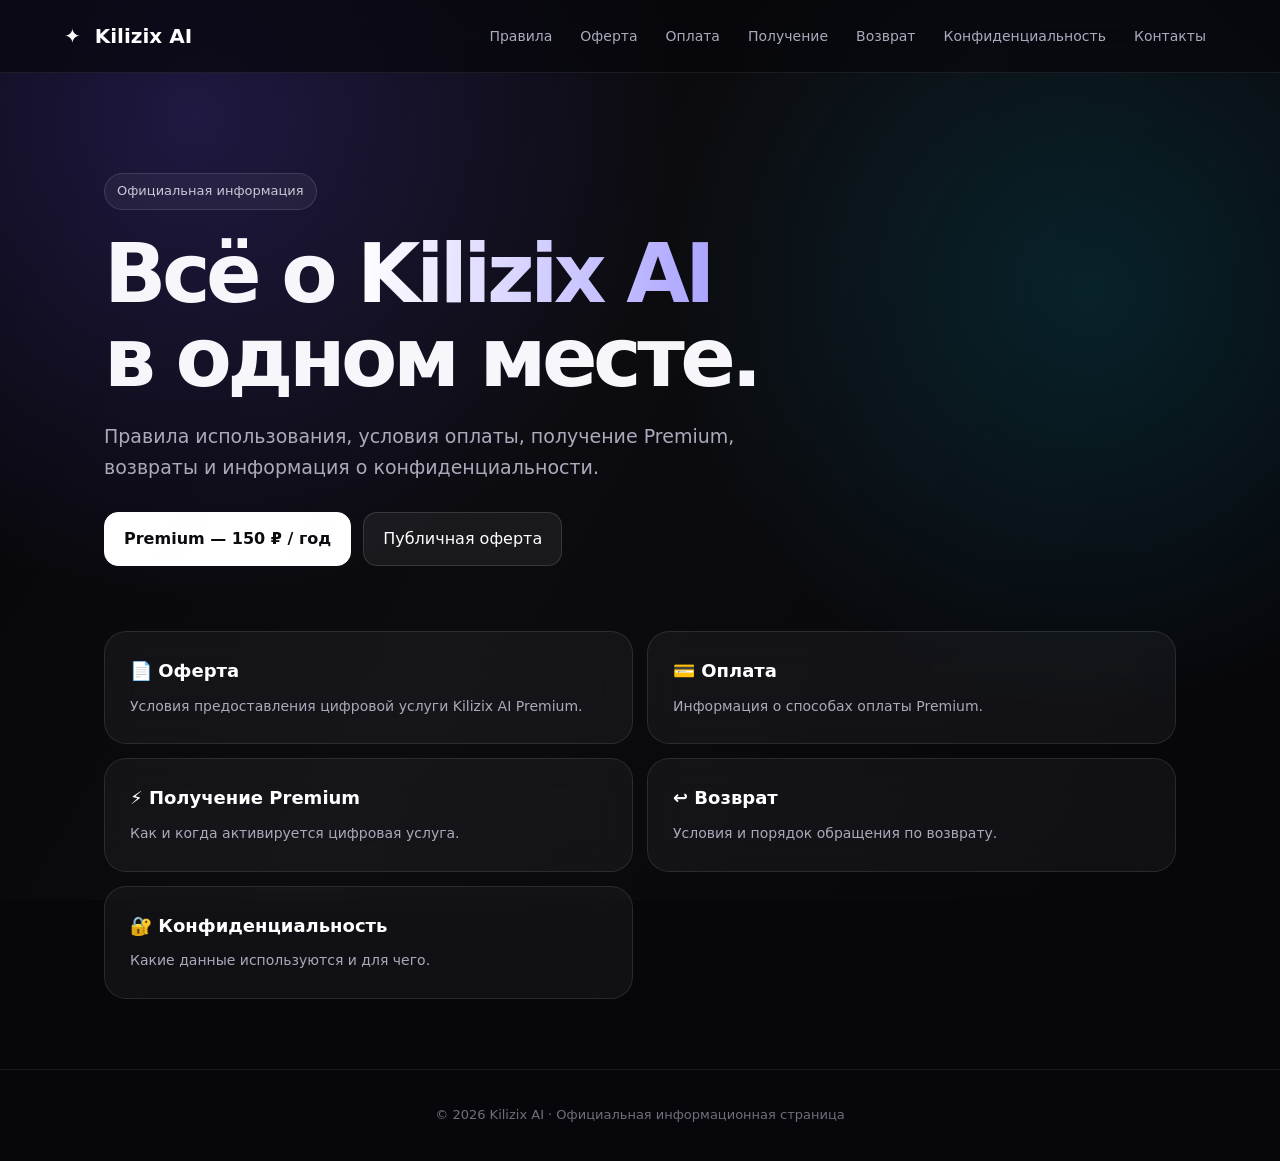
<file: index.html>
<!doctype html>
<html lang="ru">
<head>
<meta charset="utf-8">
<meta name="viewport" content="width=device-width, initial-scale=1">
<meta name="description" content="Официальная информация Kilizix AI: правила, оплата, получение Premium, возвраты и конфиденциальность.">
<title>Kilizix AI — Информация</title>
<link rel="stylesheet" href="style.css">
</head>
<body>
<div class="bg"></div>
<header class="nav"><a class="brand" href="index.html"><span>✦</span> Kilizix AI</a><nav><a href="rules.html">Правила</a><a href="offer.html">Оферта</a><a href="payment.html">Оплата</a><a href="delivery.html">Получение</a><a href="refund.html">Возврат</a><a href="privacy.html">Конфиденциальность</a><a href="contacts.html">Контакты</a></nav></header>
<main class="hero">
<div class="badge">Официальная информация</div>
<h1>Всё о <span>Kilizix AI</span><br>в одном месте.</h1>
<p class="lead">Правила использования, условия оплаты, получение Premium, возвраты и информация о конфиденциальности.</p>
<div class="actions"><a class="button primary" href="payment.html">Premium — 150 ₽ / год</a><a class="button" href="offer.html">Публичная оферта</a></div>
<section class="cards">
<a href="offer.html" class="card"><b>📄 Оферта</b><span>Условия предоставления цифровой услуги Kilizix AI Premium.</span></a>
<a href="payment.html" class="card"><b>💳 Оплата</b><span>Информация о способах оплаты Premium.</span></a>
<a href="delivery.html" class="card"><b>⚡ Получение Premium</b><span>Как и когда активируется цифровая услуга.</span></a>
<a href="refund.html" class="card"><b>↩ Возврат</b><span>Условия и порядок обращения по возврату.</span></a>
<a href="privacy.html" class="card"><b>🔐 Конфиденциальность</b><span>Какие данные используются и для чего.</span></a>
</section>
</main>
<footer>© 2026 Kilizix AI · Официальная информационная страница</footer>
</body></html>
</file>
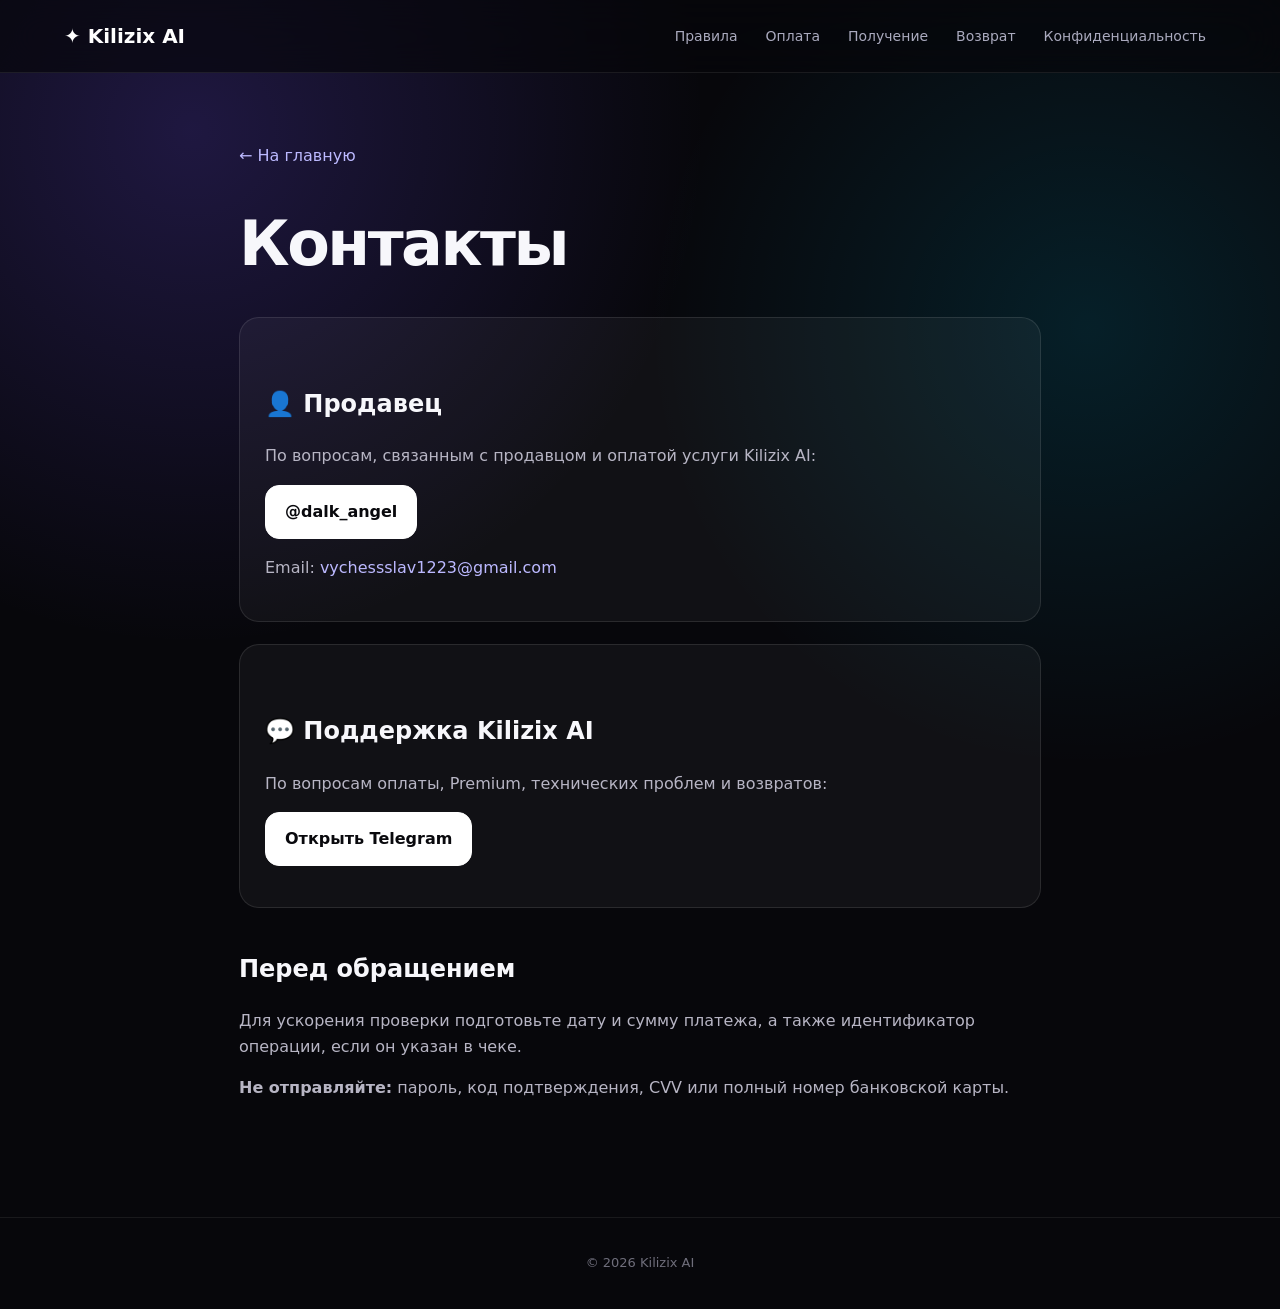
<file: contacts.html>
<!doctype html><html lang="ru"><head><meta charset="utf-8"><meta name="viewport" content="width=device-width,initial-scale=1"><title>Контакты — Kilizix AI</title><link rel="stylesheet" href="style.css"></head><body><header class="nav"><a class="brand" href="index.html">✦ Kilizix AI</a><nav><a href="rules.html">Правила</a><a href="payment.html">Оплата</a><a href="delivery.html">Получение</a><a href="refund.html">Возврат</a><a href="privacy.html">Конфиденциальность</a></nav></header><main class="page"><a class="back" href="index.html">← На главную</a><h1>Контакты</h1><div class="panel"><h2>👤 Продавец</h2><p>По вопросам, связанным с продавцом и оплатой услуги Kilizix AI:</p><p><a class="button primary" href="https://t.me/dalk_angel">@dalk_angel</a></p><p>Email: <a class="back" href="mailto:vychessslav1223@gmail.com">vychessslav1223@gmail.com</a></p></div><div class="panel"><h2>💬 Поддержка Kilizix AI</h2><p>По вопросам оплаты, Premium, технических проблем и возвратов:</p><p><a class="button primary" href="https://t.me/kilizixAI">Открыть Telegram</a></p></div><h2>Перед обращением</h2><p>Для ускорения проверки подготовьте дату и сумму платежа, а также идентификатор операции, если он указан в чеке.</p><p><strong>Не отправляйте:</strong> пароль, код подтверждения, CVV или полный номер банковской карты.</p></main><footer>© 2026 Kilizix AI</footer></body></html>
</file>
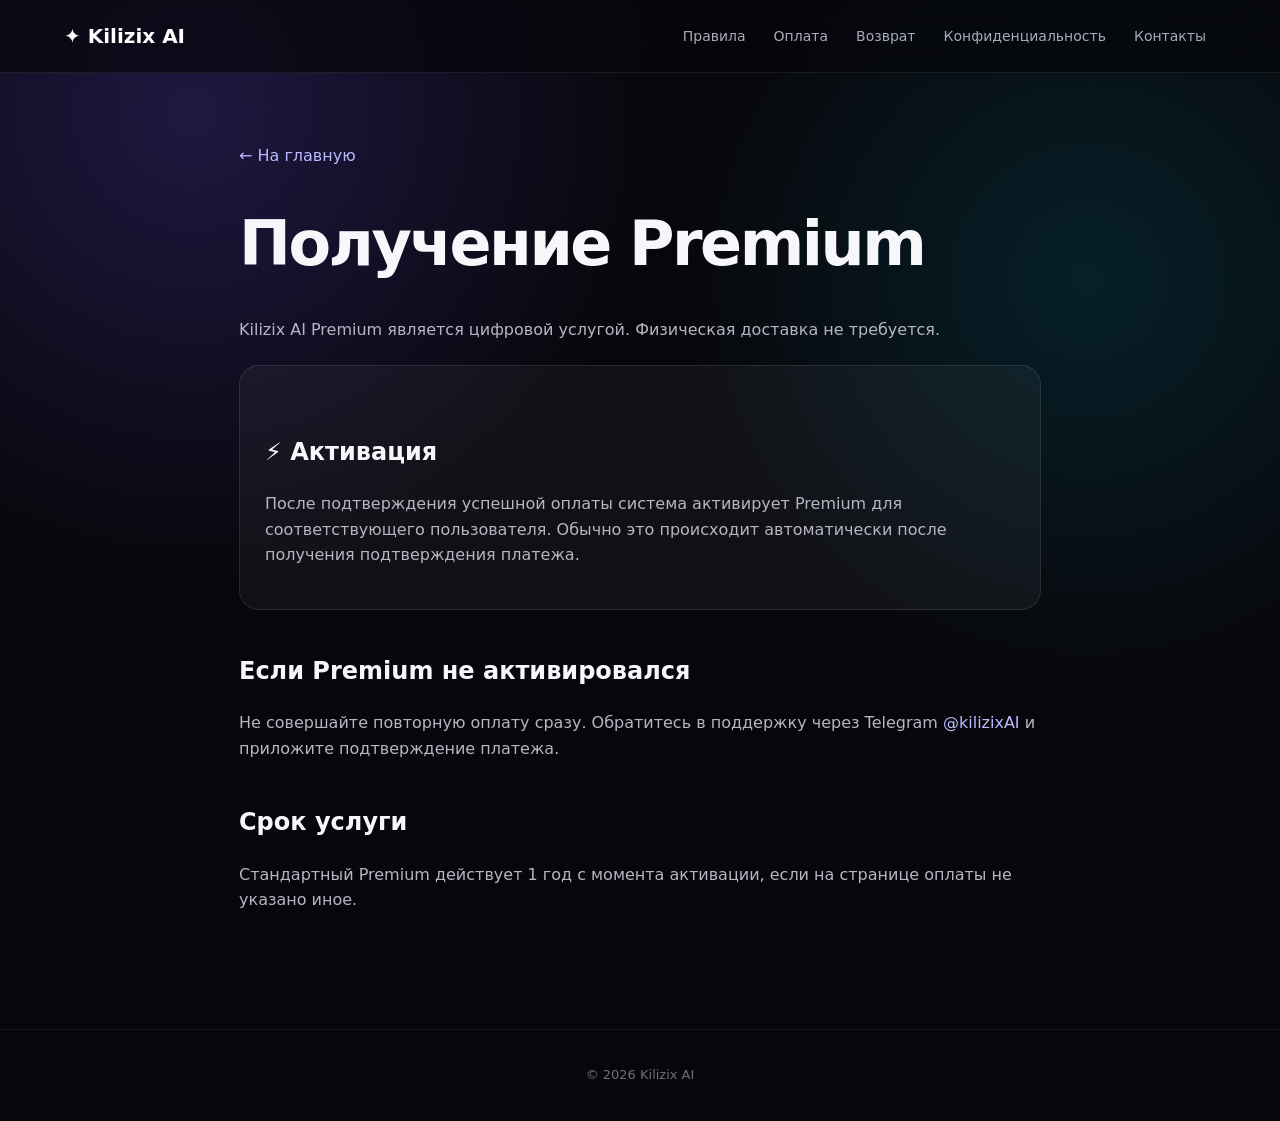
<file: delivery.html>
<!doctype html><html lang="ru"><head><meta charset="utf-8"><meta name="viewport" content="width=device-width,initial-scale=1"><title>Получение Premium — Kilizix AI</title><link rel="stylesheet" href="style.css"></head><body><header class="nav"><a class="brand" href="index.html">✦ Kilizix AI</a><nav><a href="rules.html">Правила</a><a href="payment.html">Оплата</a><a href="refund.html">Возврат</a><a href="privacy.html">Конфиденциальность</a><a href="contacts.html">Контакты</a></nav></header><main class="page"><a class="back" href="index.html">← На главную</a><h1>Получение Premium</h1><p>Kilizix AI Premium является цифровой услугой. Физическая доставка не требуется.</p><div class="panel"><h2>⚡ Активация</h2><p>После подтверждения успешной оплаты система активирует Premium для соответствующего пользователя. Обычно это происходит автоматически после получения подтверждения платежа.</p></div><h2>Если Premium не активировался</h2><p>Не совершайте повторную оплату сразу. Обратитесь в поддержку через Telegram <a class="back" href="https://t.me/kilizixAI">@kilizixAI</a> и приложите подтверждение платежа.</p><h2>Срок услуги</h2><p>Стандартный Premium действует 1 год с момента активации, если на странице оплаты не указано иное.</p></main><footer>© 2026 Kilizix AI</footer></body></html>
</file>
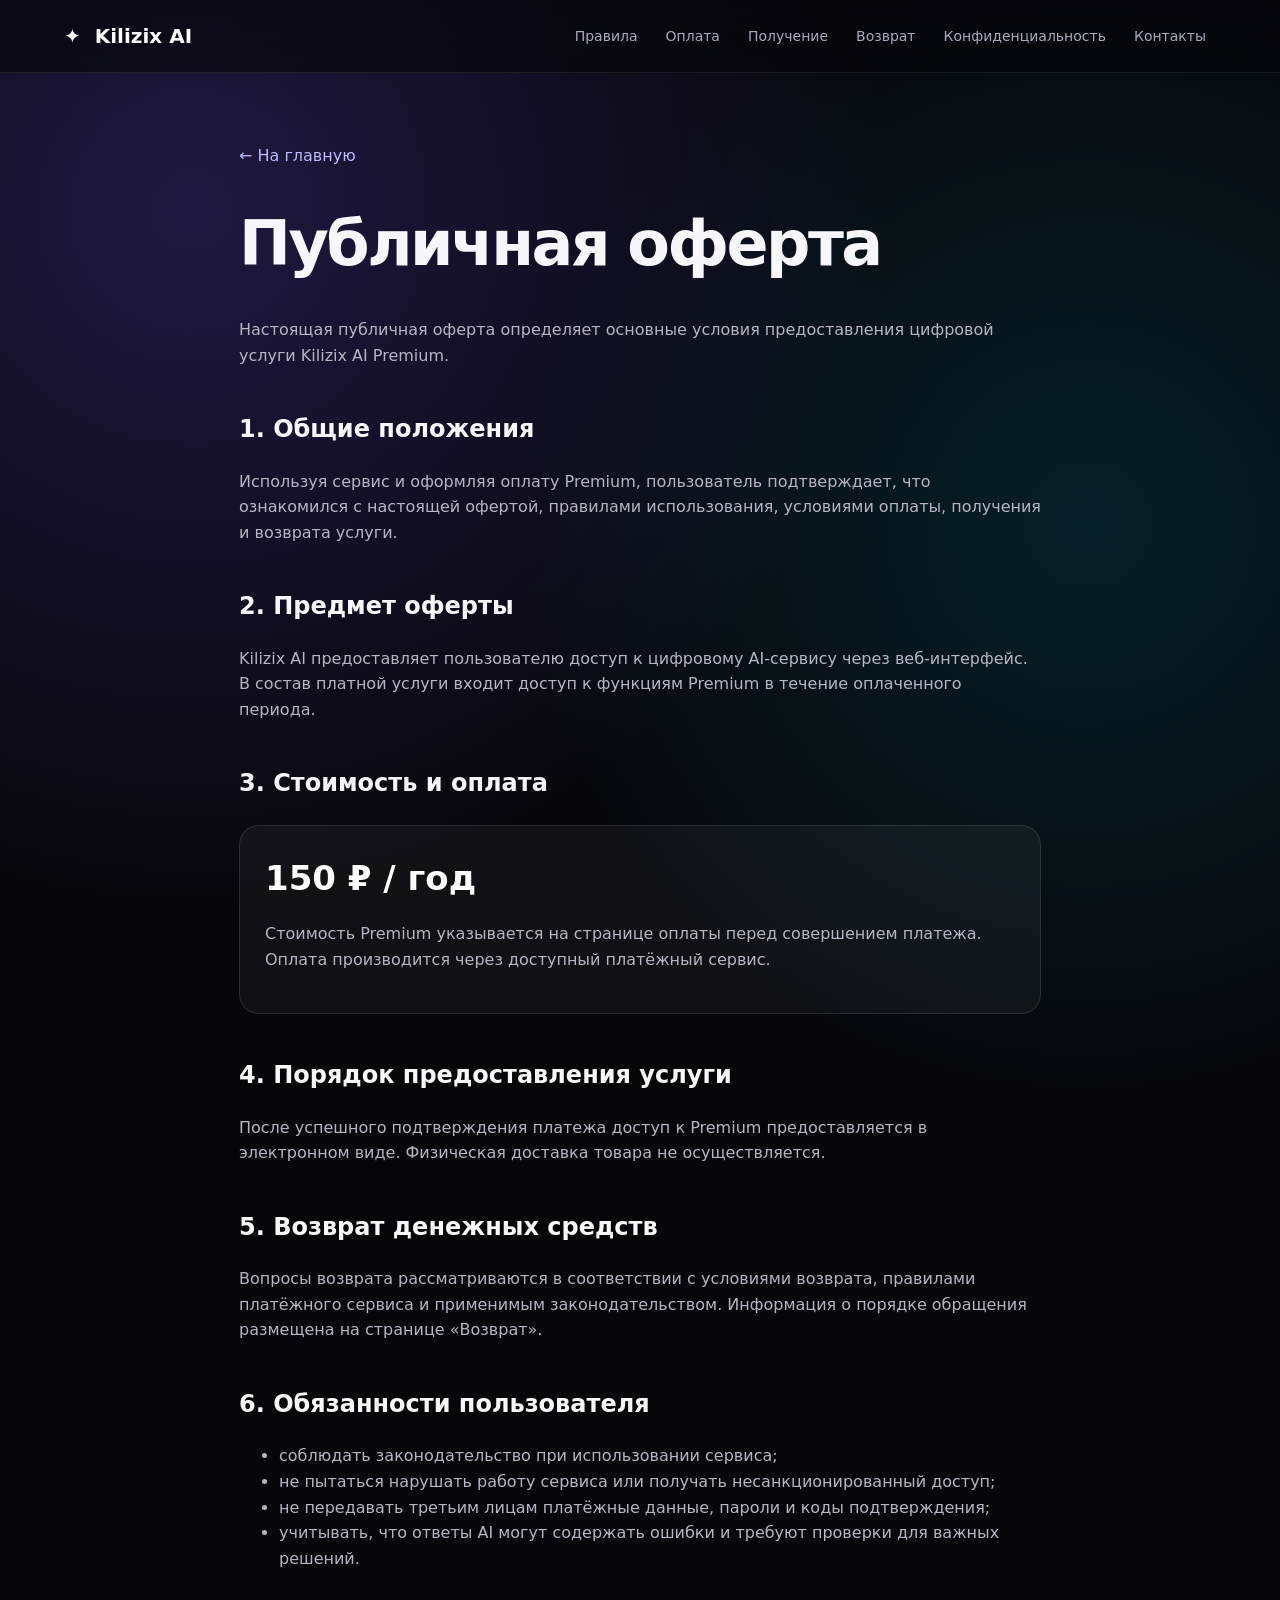
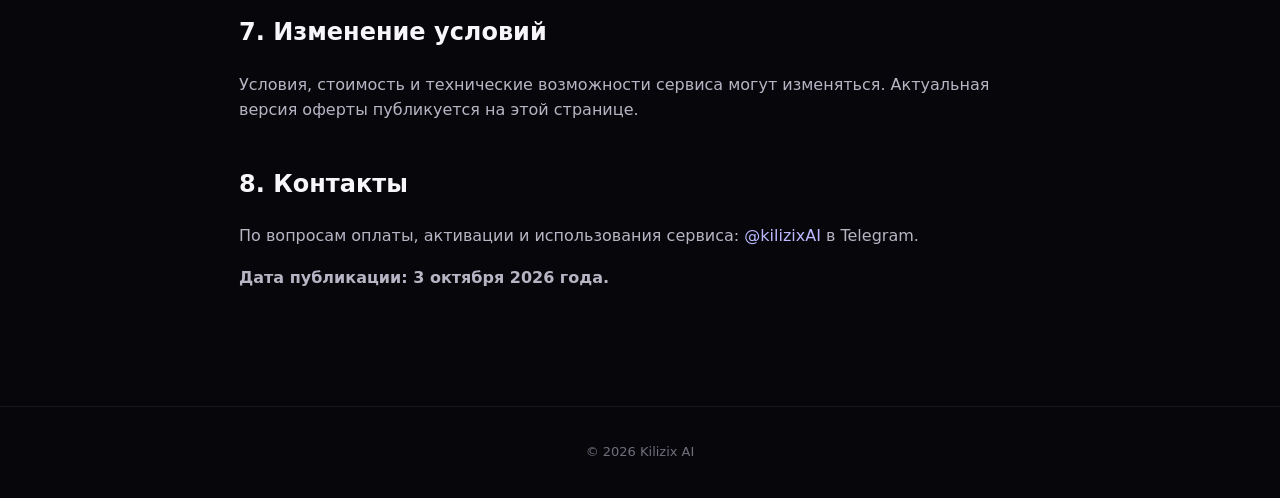
<file: offer.html>
<!doctype html>
<html lang="ru">
<head>
<meta charset="utf-8">
<meta name="viewport" content="width=device-width,initial-scale=1">
<meta name="description" content="Публичная оферта Kilizix AI на предоставление доступа к цифровой услуге Kilizix AI Premium.">
<title>Оферта — Kilizix AI</title>
<link rel="stylesheet" href="style.css">
</head>
<body>
<header class="nav"><a class="brand" href="index.html"><span>✦</span> Kilizix AI</a><nav><a href="rules.html">Правила</a><a href="payment.html">Оплата</a><a href="delivery.html">Получение</a><a href="refund.html">Возврат</a><a href="privacy.html">Конфиденциальность</a><a href="contacts.html">Контакты</a></nav></header>
<main class="page">
<a class="back" href="index.html">← На главную</a>
<h1>Публичная оферта</h1>
<p>Настоящая публичная оферта определяет основные условия предоставления цифровой услуги Kilizix AI Premium.</p>
<h2>1. Общие положения</h2>
<p>Используя сервис и оформляя оплату Premium, пользователь подтверждает, что ознакомился с настоящей офертой, правилами использования, условиями оплаты, получения и возврата услуги.</p>
<h2>2. Предмет оферты</h2>
<p>Kilizix AI предоставляет пользователю доступ к цифровому AI-сервису через веб-интерфейс. В состав платной услуги входит доступ к функциям Premium в течение оплаченного периода.</p>
<h2>3. Стоимость и оплата</h2>
<div class="panel"><div class="price">150 ₽ / год</div><p>Стоимость Premium указывается на странице оплаты перед совершением платежа. Оплата производится через доступный платёжный сервис.</p></div>
<h2>4. Порядок предоставления услуги</h2>
<p>После успешного подтверждения платежа доступ к Premium предоставляется в электронном виде. Физическая доставка товара не осуществляется.</p>
<h2>5. Возврат денежных средств</h2>
<p>Вопросы возврата рассматриваются в соответствии с условиями возврата, правилами платёжного сервиса и применимым законодательством. Информация о порядке обращения размещена на странице «Возврат».</p>
<h2>6. Обязанности пользователя</h2>
<ul><li>соблюдать законодательство при использовании сервиса;</li><li>не пытаться нарушать работу сервиса или получать несанкционированный доступ;</li><li>не передавать третьим лицам платёжные данные, пароли и коды подтверждения;</li><li>учитывать, что ответы AI могут содержать ошибки и требуют проверки для важных решений.</li></ul>
<h2>7. Изменение условий</h2>
<p>Условия, стоимость и технические возможности сервиса могут изменяться. Актуальная версия оферты публикуется на этой странице.</p>
<h2>8. Контакты</h2>
<p>По вопросам оплаты, активации и использования сервиса: <a class="back" href="https://t.me/kilizixAI">@kilizixAI</a> в Telegram.</p>
<p><strong>Дата публикации: 3 октября 2026 года.</strong></p>
</main>
<footer>© 2026 Kilizix AI</footer>
</body></html>
</file>
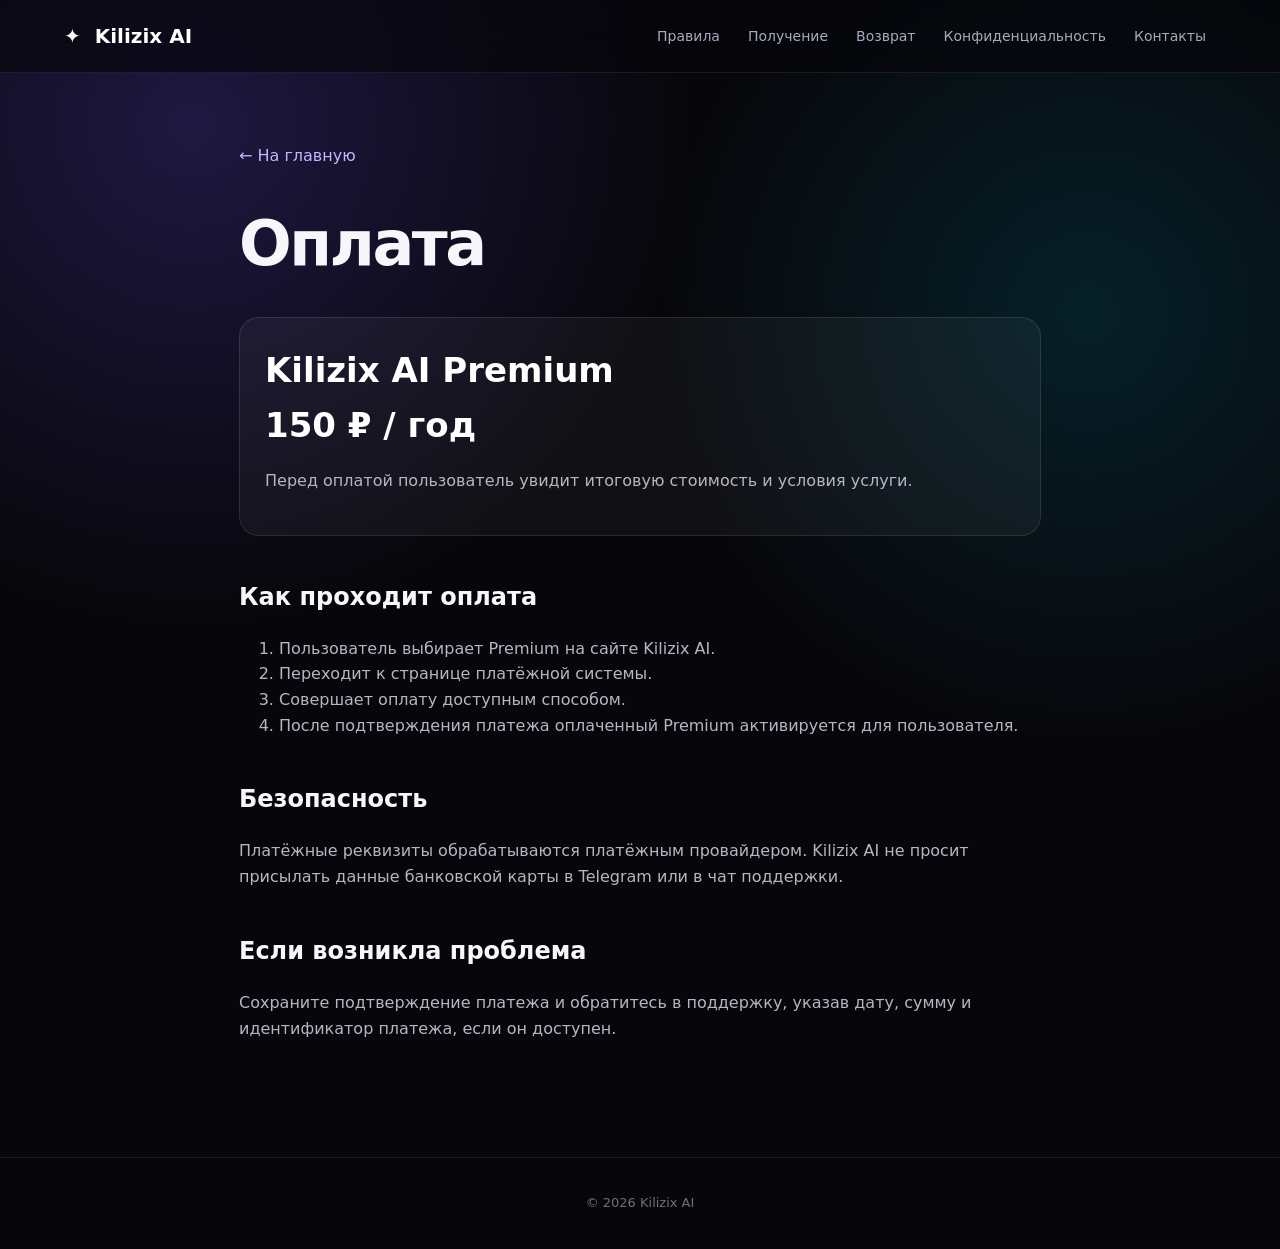
<file: payment.html>
<!doctype html><html lang="ru"><head><meta charset="utf-8"><meta name="viewport" content="width=device-width,initial-scale=1"><title>Оплата — Kilizix AI</title><link rel="stylesheet" href="style.css"></head><body><header class="nav"><a class="brand" href="index.html"><span>✦</span> Kilizix AI</a><nav><a href="rules.html">Правила</a><a href="delivery.html">Получение</a><a href="refund.html">Возврат</a><a href="privacy.html">Конфиденциальность</a><a href="contacts.html">Контакты</a></nav></header><main class="page"><a class="back" href="index.html">← На главную</a><h1>Оплата</h1><div class="panel"><div class="price">Kilizix AI Premium<br>150 ₽ / год</div><p>Перед оплатой пользователь увидит итоговую стоимость и условия услуги.</p></div><h2>Как проходит оплата</h2><ol><li>Пользователь выбирает Premium на сайте Kilizix AI.</li><li>Переходит к странице платёжной системы.</li><li>Совершает оплату доступным способом.</li><li>После подтверждения платежа оплаченный Premium активируется для пользователя.</li></ol><h2>Безопасность</h2><p>Платёжные реквизиты обрабатываются платёжным провайдером. Kilizix AI не просит присылать данные банковской карты в Telegram или в чат поддержки.</p><h2>Если возникла проблема</h2><p>Сохраните подтверждение платежа и обратитесь в поддержку, указав дату, сумму и идентификатор платежа, если он доступен.</p></main><footer>© 2026 Kilizix AI</footer></body></html>
</file>
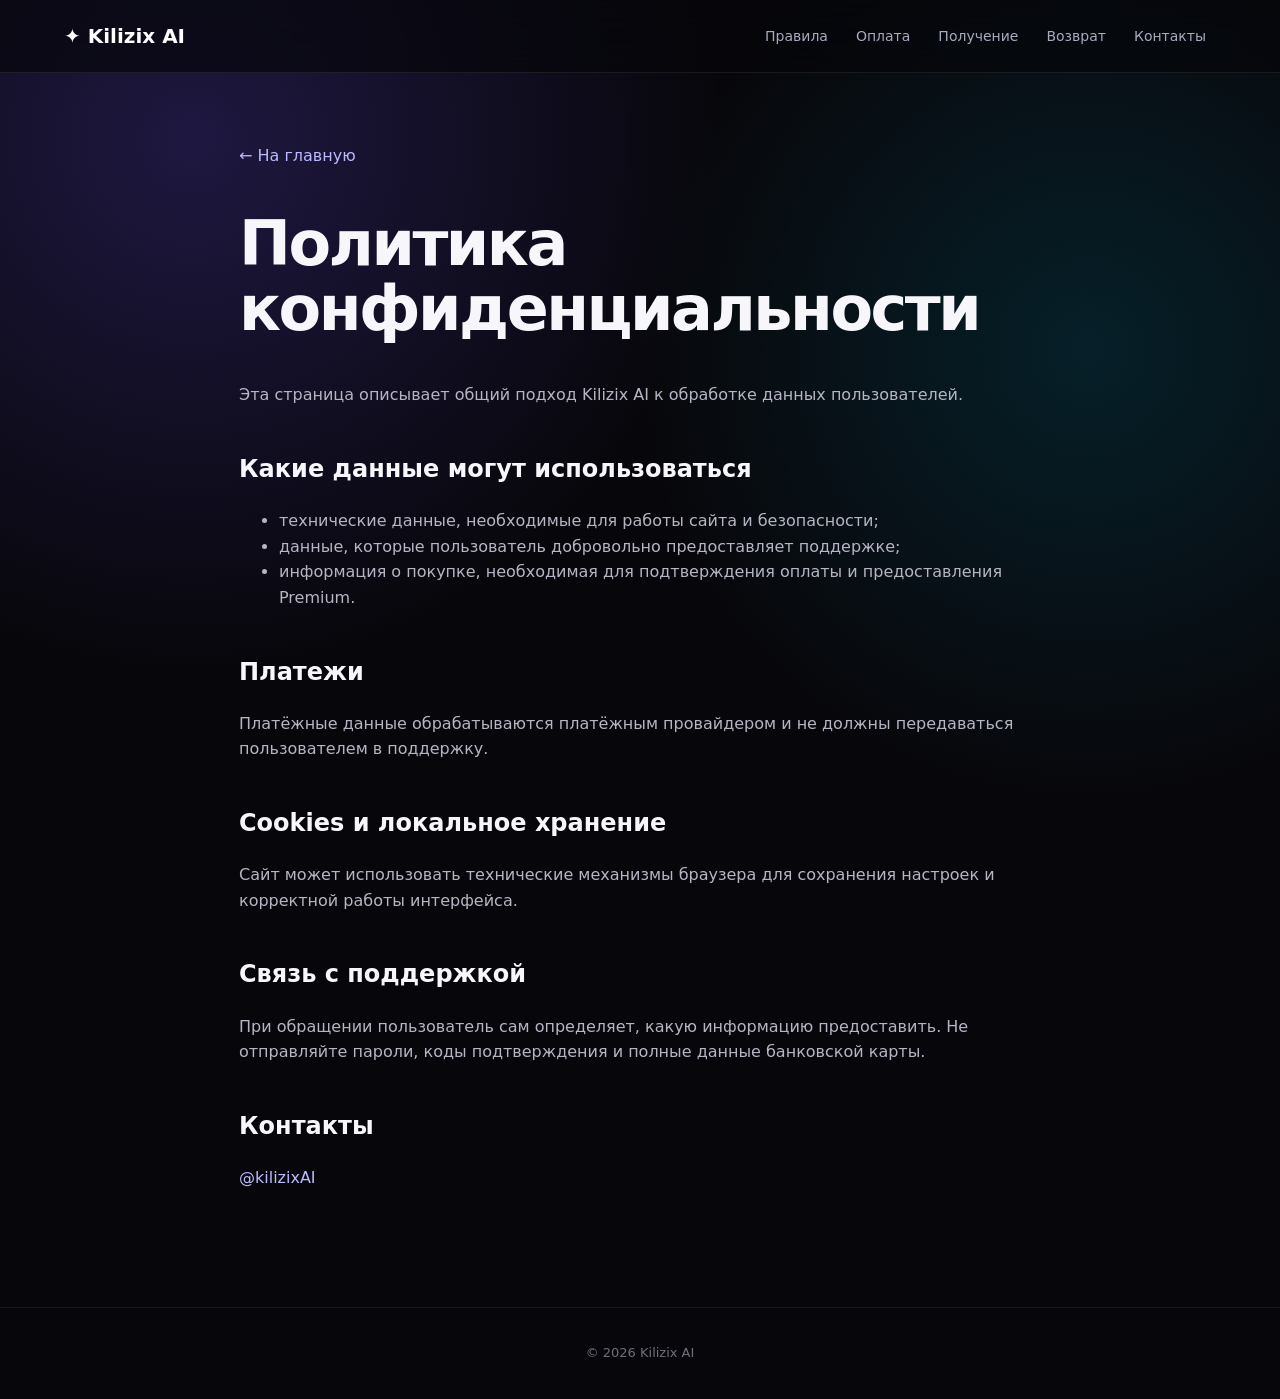
<file: privacy.html>
<!doctype html><html lang="ru"><head><meta charset="utf-8"><meta name="viewport" content="width=device-width,initial-scale=1"><title>Конфиденциальность — Kilizix AI</title><link rel="stylesheet" href="style.css"></head><body><header class="nav"><a class="brand" href="index.html">✦ Kilizix AI</a><nav><a href="rules.html">Правила</a><a href="payment.html">Оплата</a><a href="delivery.html">Получение</a><a href="refund.html">Возврат</a><a href="contacts.html">Контакты</a></nav></header><main class="page"><a class="back" href="index.html">← На главную</a><h1>Политика конфиденциальности</h1><p>Эта страница описывает общий подход Kilizix AI к обработке данных пользователей.</p><h2>Какие данные могут использоваться</h2><ul><li>технические данные, необходимые для работы сайта и безопасности;</li><li>данные, которые пользователь добровольно предоставляет поддержке;</li><li>информация о покупке, необходимая для подтверждения оплаты и предоставления Premium.</li></ul><h2>Платежи</h2><p>Платёжные данные обрабатываются платёжным провайдером и не должны передаваться пользователем в поддержку.</p><h2>Cookies и локальное хранение</h2><p>Сайт может использовать технические механизмы браузера для сохранения настроек и корректной работы интерфейса.</p><h2>Связь с поддержкой</h2><p>При обращении пользователь сам определяет, какую информацию предоставить. Не отправляйте пароли, коды подтверждения и полные данные банковской карты.</p><h2>Контакты</h2><p><a class="back" href="https://t.me/kilizixAI">@kilizixAI</a></p></main><footer>© 2026 Kilizix AI</footer></body></html>
</file>
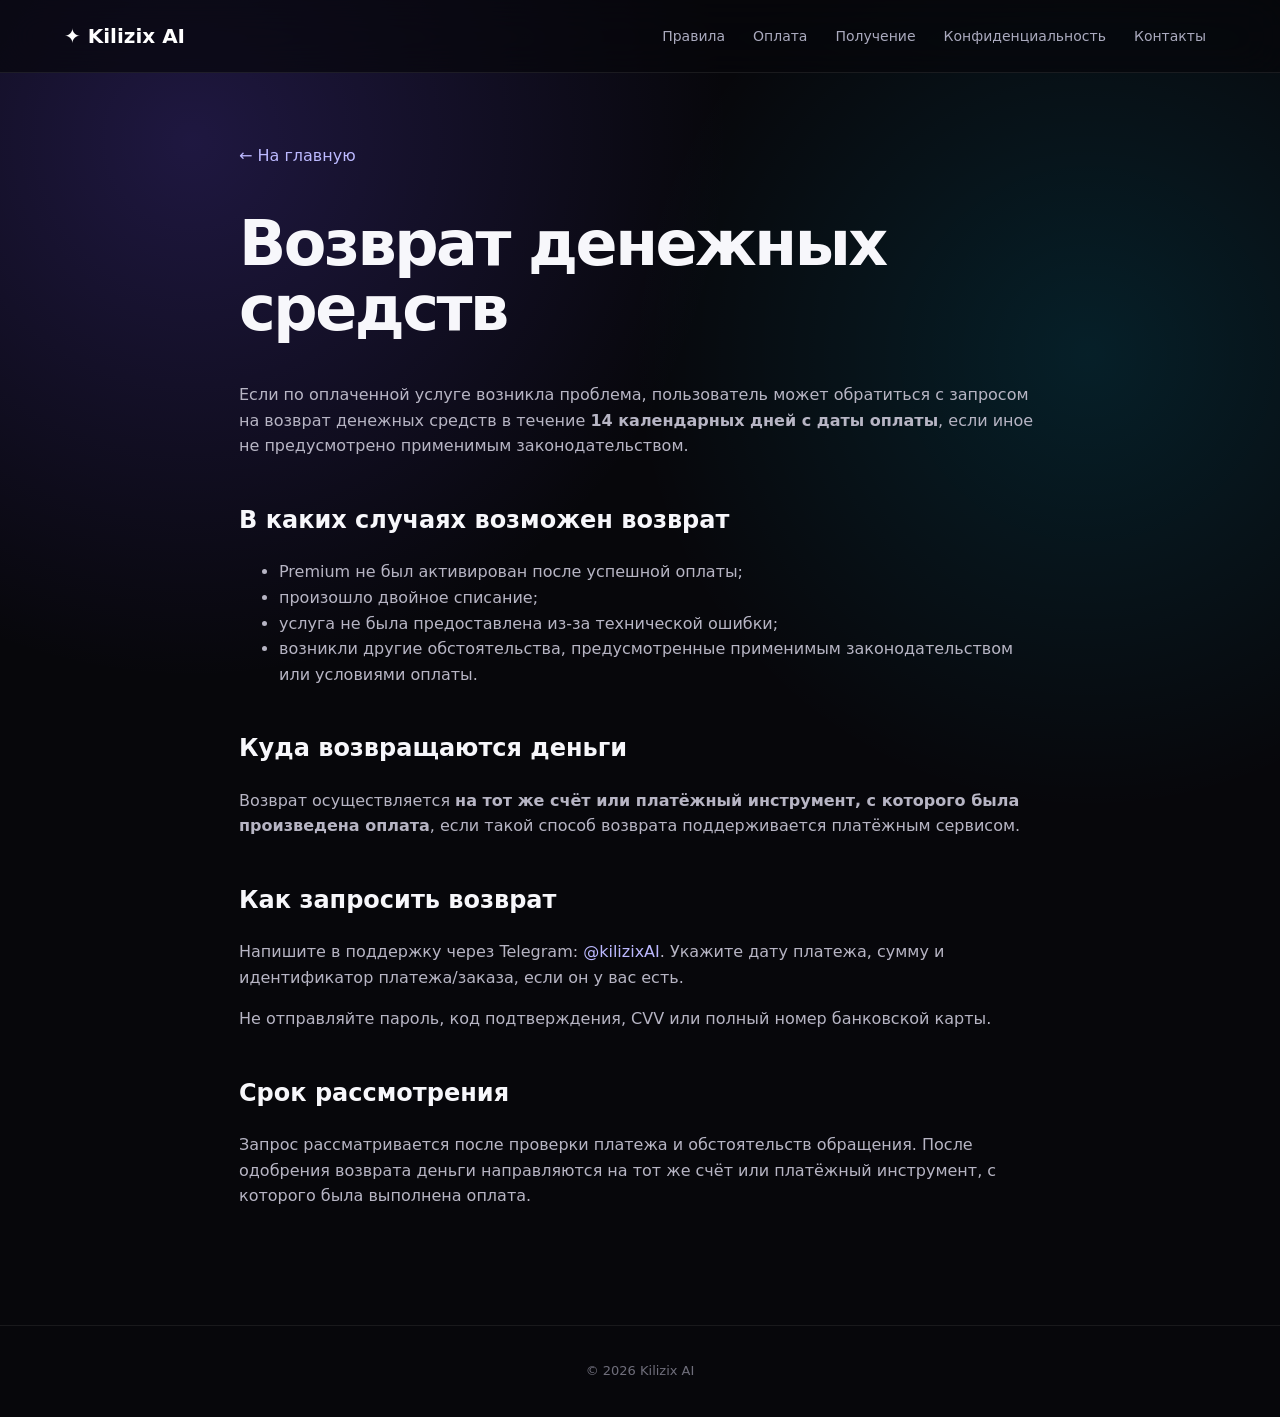
<file: refund.html>
<!doctype html><html lang="ru"><head><meta charset="utf-8"><meta name="viewport" content="width=device-width,initial-scale=1"><title>Возврат — Kilizix AI</title><link rel="stylesheet" href="style.css"></head><body><header class="nav"><a class="brand" href="index.html">✦ Kilizix AI</a><nav><a href="rules.html">Правила</a><a href="payment.html">Оплата</a><a href="delivery.html">Получение</a><a href="privacy.html">Конфиденциальность</a><a href="contacts.html">Контакты</a></nav></header><main class="page">
<a class="back" href="index.html">← На главную</a>
<h1>Возврат денежных средств</h1>
<p>Если по оплаченной услуге возникла проблема, пользователь может обратиться с запросом на возврат денежных средств в течение <strong>14 календарных дней с даты оплаты</strong>, если иное не предусмотрено применимым законодательством.</p>
<h2>В каких случаях возможен возврат</h2>
<ul>
<li>Premium не был активирован после успешной оплаты;</li>
<li>произошло двойное списание;</li>
<li>услуга не была предоставлена из-за технической ошибки;</li>
<li>возникли другие обстоятельства, предусмотренные применимым законодательством или условиями оплаты.</li>
</ul>
<h2>Куда возвращаются деньги</h2>
<p>Возврат осуществляется <strong>на тот же счёт или платёжный инструмент, с которого была произведена оплата</strong>, если такой способ возврата поддерживается платёжным сервисом.</p>
<h2>Как запросить возврат</h2>
<p>Напишите в поддержку через Telegram: <a class="back" href="https://t.me/kilizixAI">@kilizixAI</a>. Укажите дату платежа, сумму и идентификатор платежа/заказа, если он у вас есть.</p>
<p>Не отправляйте пароль, код подтверждения, CVV или полный номер банковской карты.</p>
<h2>Срок рассмотрения</h2>
<p>Запрос рассматривается после проверки платежа и обстоятельств обращения. После одобрения возврата деньги направляются на тот же счёт или платёжный инструмент, с которого была выполнена оплата.</p>
</main><footer>© 2026 Kilizix AI</footer></body></html>
</file>
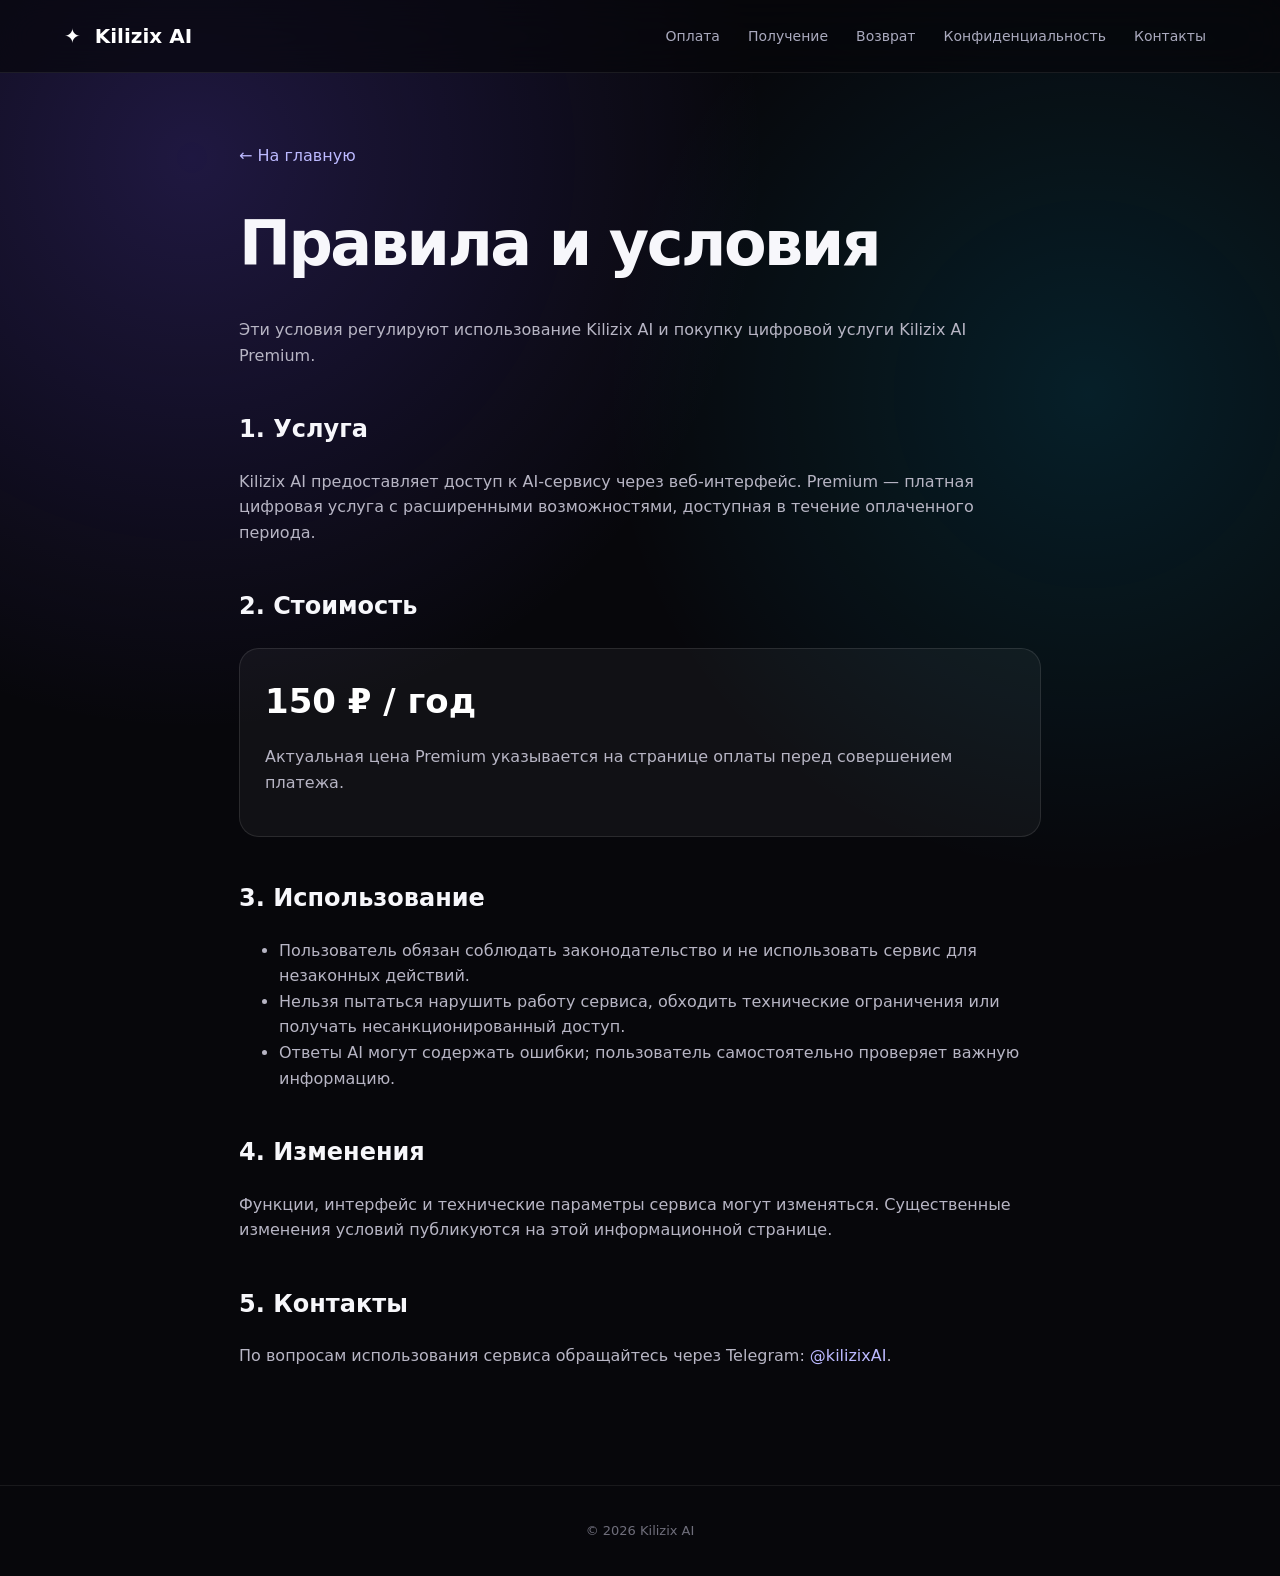
<file: rules.html>
<!doctype html><html lang="ru"><head><meta charset="utf-8"><meta name="viewport" content="width=device-width,initial-scale=1"><title>Правила — Kilizix AI</title><link rel="stylesheet" href="style.css"></head><body><header class="nav"><a class="brand" href="index.html"><span>✦</span> Kilizix AI</a><nav><a href="payment.html">Оплата</a><a href="delivery.html">Получение</a><a href="refund.html">Возврат</a><a href="privacy.html">Конфиденциальность</a><a href="contacts.html">Контакты</a></nav></header><main class="page"><a class="back" href="index.html">← На главную</a><h1>Правила и условия</h1><p>Эти условия регулируют использование Kilizix AI и покупку цифровой услуги Kilizix AI Premium.</p><h2>1. Услуга</h2><p>Kilizix AI предоставляет доступ к AI-сервису через веб-интерфейс. Premium — платная цифровая услуга с расширенными возможностями, доступная в течение оплаченного периода.</p><h2>2. Стоимость</h2><div class="panel"><div class="price">150 ₽ / год</div><p>Актуальная цена Premium указывается на странице оплаты перед совершением платежа.</p></div><h2>3. Использование</h2><ul><li>Пользователь обязан соблюдать законодательство и не использовать сервис для незаконных действий.</li><li>Нельзя пытаться нарушить работу сервиса, обходить технические ограничения или получать несанкционированный доступ.</li><li>Ответы AI могут содержать ошибки; пользователь самостоятельно проверяет важную информацию.</li></ul><h2>4. Изменения</h2><p>Функции, интерфейс и технические параметры сервиса могут изменяться. Существенные изменения условий публикуются на этой информационной странице.</p><h2>5. Контакты</h2><p>По вопросам использования сервиса обращайтесь через Telegram: <a class="back" href="https://t.me/kilizixAI">@kilizixAI</a>.</p></main><footer>© 2026 Kilizix AI</footer></body></html>
</file>
<file: style.css>
:root{font-family:Inter,ui-sans-serif,system-ui,-apple-system,BlinkMacSystemFont,"Segoe UI",sans-serif;color:#f7f7fb;background:#07070b;line-height:1.6}*{box-sizing:border-box}body{margin:0;min-height:100vh;background:radial-gradient(circle at 15% 10%,rgba(115,82,255,.22),transparent 32%),radial-gradient(circle at 85% 25%,rgba(0,210,255,.12),transparent 30%),#07070b}.bg{position:fixed;inset:0;pointer-events:none;background:linear-gradient(120deg,transparent 0%,rgba(255,255,255,.025) 45%,transparent 100%)}.nav{position:sticky;top:0;z-index:5;display:flex;align-items:center;justify-content:space-between;gap:24px;padding:18px clamp(20px,5vw,72px);background:rgba(7,7,11,.68);backdrop-filter:blur(22px);border-bottom:1px solid rgba(255,255,255,.08)}.brand{font-weight:800;font-size:20px;color:#fff;text-decoration:none;white-space:nowrap}.brand span{margin-right:7px}nav{display:flex;flex-wrap:wrap;justify-content:flex-end;gap:8px}nav a{color:#aaaabe;text-decoration:none;padding:7px 10px;border-radius:10px;font-size:14px}nav a:hover{color:#fff;background:rgba(255,255,255,.07)}.hero{max-width:1120px;margin:0 auto;padding:100px 24px 70px}.badge{display:inline-block;padding:7px 12px;border:1px solid rgba(255,255,255,.12);border-radius:999px;background:rgba(255,255,255,.05);color:#c9c8d8;font-size:13px}.hero h1{font-size:clamp(44px,7vw,82px);line-height:1.02;letter-spacing:-.055em;margin:22px 0}.hero h1 span{background:linear-gradient(90deg,#fff,#aaa3ff);-webkit-background-clip:text;background-clip:text;color:transparent}.lead{max-width:680px;color:#aaa9ba;font-size:19px}.actions{display:flex;flex-wrap:wrap;gap:12px;margin:30px 0 65px}.button{display:inline-block;text-decoration:none;color:#fff;padding:13px 19px;border-radius:14px;border:1px solid rgba(255,255,255,.13);background:rgba(255,255,255,.06);transition:.2s}.button:hover{transform:translateY(-2px);background:rgba(255,255,255,.1)}.button.primary{background:#fff;color:#09090d;border-color:#fff;font-weight:700}.cards{display:grid;grid-template-columns:repeat(2,1fr);gap:14px}.card{padding:25px;border:1px solid rgba(255,255,255,.1);border-radius:22px;background:rgba(255,255,255,.045);backdrop-filter:blur(18px);color:#fff;text-decoration:none}.card:hover{background:rgba(255,255,255,.075);transform:translateY(-2px)}.card b{display:block;font-size:18px;margin-bottom:7px}.card span{color:#aaa9ba;font-size:14px}.page{max-width:850px;margin:0 auto;padding:70px 24px 100px}.page h1{font-size:clamp(38px,6vw,62px);line-height:1.05;letter-spacing:-.04em}.page h2{margin-top:42px}.page p,.page li{color:#b7b5c4}.panel{padding:25px;border:1px solid rgba(255,255,255,.1);border-radius:20px;background:rgba(255,255,255,.045);margin:22px 0}.price{font-size:34px;font-weight:800;color:#fff}.back{color:#bcb9ff;text-decoration:none}footer{text-align:center;color:#6f6e7b;padding:35px 20px;border-top:1px solid rgba(255,255,255,.07);font-size:13px}@media(max-width:760px){.nav{align-items:flex-start;flex-direction:column}nav{justify-content:flex-start}.hero{padding-top:65px}.cards{grid-template-columns:1fr}}
</file>
